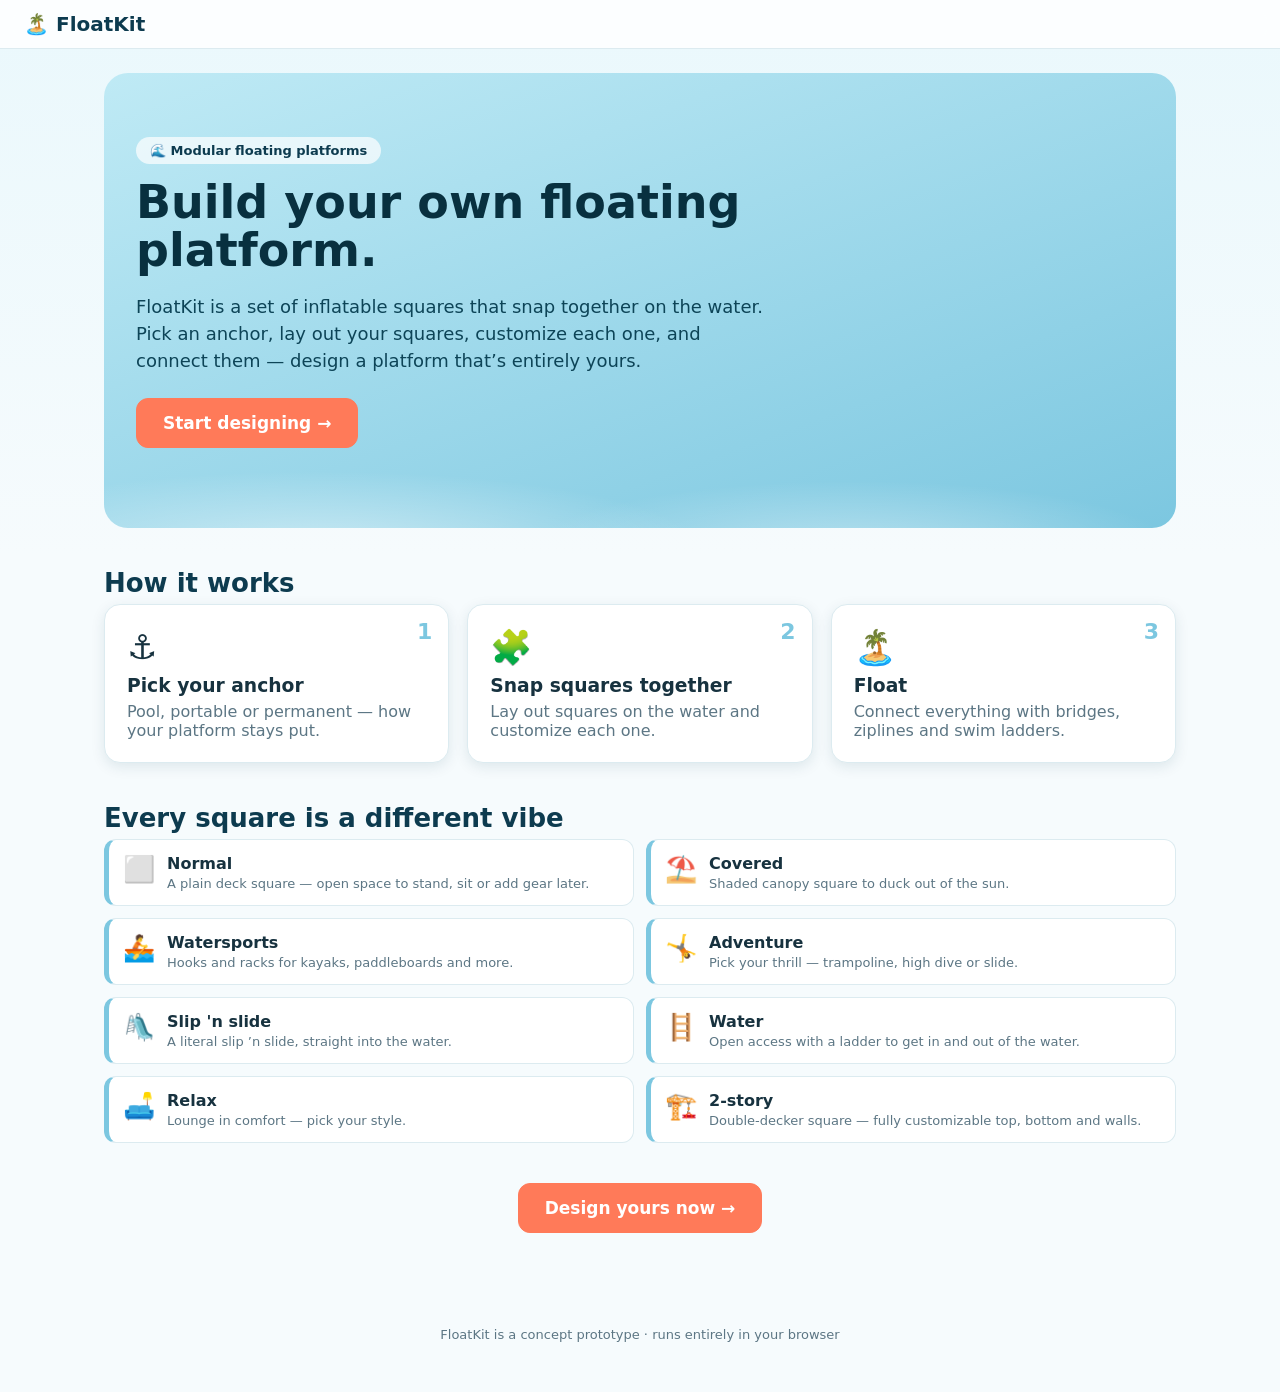
<file: index.html>
<!DOCTYPE html>
<html lang="en">
  <head>
    <meta charset="UTF-8" />
    <meta name="viewport" content="width=device-width, initial-scale=1.0" />
    <title>FloatKit — Build your own floating platform</title>
    <meta name="description" content="Design your own modular inflatable floating platform — pick an anchor, snap squares together, and share your build." />
    <!-- Open Graph so shared links preview nicely -->
    <meta property="og:title" content="FloatKit — Build your own floating platform" />
    <meta property="og:description" content="Design your own modular inflatable floating platform and share your build." />
    <meta property="og:type" content="website" />
    <link rel="stylesheet" href="styles.css" />
    <link rel="icon" href="data:image/svg+xml,<svg xmlns='http://www.w3.org/2000/svg' viewBox='0 0 16 16'><text y='14' font-size='14'>🏝️</text></svg>" />
  </head>
  <body>
    <header class="topbar">
      <div class="brand" id="brand">🏝️ FloatKit</div>
      <nav class="progress" id="progress">
        <div class="progress-step" data-step="1"><span>1</span><span class="ps-label">Anchor</span></div>
        <div class="progress-step" data-step="2"><span>2</span><span class="ps-label">Configure</span></div>
        <div class="progress-step" data-step="3"><span>3</span><span class="ps-label">Connect</span></div>
        <div class="progress-step" data-step="4"><span>4</span><span class="ps-label">Accessories</span></div>
        <div class="progress-step" data-step="5"><span>5</span><span class="ps-label">Review</span></div>
      </nav>
    </header>

    <div class="sharebanner" id="sharebanner" hidden>
      <span class="sb-text">👀 You’re viewing a <strong>shared design</strong> — read-only. Click squares to explore it.</span>
      <button class="btn primary" id="remix-btn">✏️ Remix this design</button>
    </div>

    <main id="app"></main>

    <footer class="sitefoot">
      <span>FloatKit is a concept prototype · runs entirely in your browser</span>
    </footer>

    <script type="module" src="js/main.js"></script>
  </body>
</html>
</file>
<file: styles.css>
:root {
  --aqua-1: #eaf8fc;
  --aqua-2: #bfeaf5;
  --aqua-3: #7cc7e0;
  --deep: #0d3b4f;
  --deep-2: #135b74;
  --sand: #ffe9c7;
  --coral: #ff7a59;
  --coral-d: #e8622a;
  --ink: #17323f;
  --muted: #5c7684;
  --card: #ffffff;
  --line: #dcebf0;
  --radius: 16px;
  --shadow: 0 10px 30px rgba(13, 59, 79, 0.12);
  --shadow-sm: 0 4px 14px rgba(13, 59, 79, 0.1);
}

* { box-sizing: border-box; }

body {
  margin: 0;
  font-family: -apple-system, BlinkMacSystemFont, 'Segoe UI', system-ui, sans-serif;
  color: var(--ink);
  background: linear-gradient(180deg, var(--aqua-1), #f6fbfd 40%);
  min-height: 100vh;
  -webkit-font-smoothing: antialiased;
}

/* ---- top bar ---- */
.topbar {
  position: sticky;
  top: 0;
  z-index: 20;
  display: flex;
  align-items: center;
  justify-content: space-between;
  gap: 16px;
  padding: 12px 24px;
  background: rgba(255, 255, 255, 0.85);
  backdrop-filter: blur(10px);
  border-bottom: 1px solid var(--line);
  flex-wrap: wrap;
}
.brand { font-weight: 800; font-size: 20px; color: var(--deep); cursor: pointer; }
.progress { display: flex; gap: 8px; }
.progress-step {
  display: flex;
  align-items: center;
  gap: 6px;
  font-size: 13px;
  font-weight: 600;
  color: var(--muted);
  padding: 5px 12px;
  border-radius: 999px;
  background: #eef6f9;
}
.progress-step > span:first-child {
  display: grid;
  place-items: center;
  width: 20px;
  height: 20px;
  border-radius: 50%;
  background: #cfe3ea;
  color: #fff;
  font-size: 12px;
  flex: 0 0 auto;
}
.progress-step.active { color: var(--deep); background: var(--sand); }
.progress-step.active > span:first-child { background: var(--coral); }
.progress-step.done > span:first-child { background: var(--aqua-3); }

/* ---- layout primitives ---- */
main { max-width: 1120px; margin: 0 auto; padding: 24px; }
.screen { animation: fade 0.25s ease; }
.screen.center { max-width: 720px; margin: 0 auto; }
@keyframes fade { from { opacity: 0; transform: translateY(6px); } to { opacity: 1; transform: none; } }

.screen-head { margin-bottom: 20px; }
.screen-head h2, .section h2 { font-size: 26px; margin: 0 0 6px; color: var(--deep); }
.muted { color: var(--muted); margin: 0; }
.fine { color: var(--muted); font-size: 12px; margin: 10px 0 0; }
.center { text-align: center; }

.card {
  background: var(--card);
  border: 1px solid var(--line);
  border-radius: var(--radius);
  box-shadow: var(--shadow-sm);
  padding: 18px;
}

.btn {
  font: inherit;
  font-weight: 700;
  border: 1px solid var(--line);
  background: #fff;
  color: var(--deep);
  padding: 11px 18px;
  border-radius: 12px;
  cursor: pointer;
  transition: transform 0.08s ease, box-shadow 0.15s ease, background 0.15s ease;
}
.btn:hover { transform: translateY(-1px); box-shadow: var(--shadow-sm); }
.btn:disabled { opacity: 0.45; cursor: not-allowed; transform: none; box-shadow: none; }
.btn.primary { background: var(--coral); color: #fff; border-color: var(--coral); }
.btn.primary:hover { background: var(--coral-d); }
.btn.ghost { background: transparent; border-color: transparent; color: var(--deep-2); }
.btn.danger { background: #fff0ec; color: #c0341a; border-color: #ffd6cc; }
.btn.big { font-size: 17px; padding: 14px 26px; }
.btn.full { width: 100%; }

.icon-btn {
  font: inherit;
  border: 1px solid var(--line);
  background: #fff;
  width: 34px; height: 34px;
  border-radius: 9px;
  cursor: pointer;
  font-size: 16px;
}
.icon-btn:hover { background: #f2f9fb; }

.wizard-nav {
  display: flex;
  justify-content: space-between;
  gap: 12px;
  margin-top: 24px;
  flex-wrap: wrap;
}
.nav-group { display: flex; gap: 10px; flex-wrap: wrap; }

/* ---- hero / landing ---- */
.hero {
  position: relative;
  border-radius: 24px;
  overflow: hidden;
  padding: 64px 32px 80px;
  background: linear-gradient(160deg, var(--aqua-2), var(--aqua-3));
  color: var(--deep);
  margin-bottom: 40px;
}
.hero-inner { position: relative; z-index: 2; max-width: 640px; }
.hero h1 { font-size: 46px; line-height: 1.05; margin: 14px 0 12px; color: #08303f; }
.lede { font-size: 18px; line-height: 1.5; color: #0d4457; }
.badge {
  display: inline-block;
  background: rgba(255, 255, 255, 0.7);
  padding: 6px 14px;
  border-radius: 999px;
  font-weight: 700;
  font-size: 13px;
}
.hero-cta { display: flex; gap: 12px; margin-top: 24px; flex-wrap: wrap; }
.hero-water {
  position: absolute;
  left: 0; right: 0; bottom: -20px;
  height: 160px;
  background:
    radial-gradient(60% 80% at 20% 100%, rgba(255,255,255,0.5), transparent 60%),
    radial-gradient(50% 70% at 70% 100%, rgba(255,255,255,0.4), transparent 60%);
  animation: bob 6s ease-in-out infinite;
  z-index: 1;
}
@keyframes bob { 0%,100% { transform: translateY(0); } 50% { transform: translateY(-10px); } }

.section { margin: 40px 0; }
.section.center { text-align: center; }

.howto { display: grid; grid-template-columns: repeat(3, 1fr); gap: 18px; }
.how-card {
  background: #fff;
  border: 1px solid var(--line);
  border-radius: var(--radius);
  padding: 22px;
  box-shadow: var(--shadow-sm);
  position: relative;
}
.how-num {
  position: absolute; top: 14px; right: 16px;
  font-weight: 800; color: var(--aqua-3); font-size: 22px;
}
.how-icon { font-size: 34px; }
.how-card h3 { margin: 8px 0 6px; }
.how-card p { color: var(--muted); margin: 0; }

.type-gallery { display: grid; grid-template-columns: repeat(2, 1fr); gap: 12px; }
.type-chip {
  display: flex; gap: 12px; align-items: flex-start;
  background: #fff;
  border: 1px solid var(--line);
  border-left: 5px solid var(--c, var(--aqua-3));
  border-radius: 12px;
  padding: 14px;
}
.type-emoji { font-size: 26px; }
.type-chip strong { display: block; }
.type-chip p { margin: 3px 0 0; color: var(--muted); font-size: 13px; }

/* ---- option cards ---- */
.option-grid { display: grid; grid-template-columns: repeat(3, 1fr); gap: 14px; }
.option-card {
  font: inherit;
  text-align: left;
  background: #fff;
  border: 2px solid var(--line);
  border-radius: var(--radius);
  padding: 18px;
  cursor: pointer;
  transition: border-color 0.15s, transform 0.08s, box-shadow 0.15s;
}
.option-card:hover { transform: translateY(-2px); box-shadow: var(--shadow); }
.option-card.selected { border-color: var(--coral); background: #fff6f3; }
.option-emoji { font-size: 32px; }
.option-tag {
  display: inline-block; margin-top: 8px;
  font-size: 11px; font-weight: 700; text-transform: uppercase; letter-spacing: 0.04em;
  color: var(--deep-2); background: #e8f5f9; padding: 3px 8px; border-radius: 6px;
}
.option-card h3 { margin: 8px 0 4px; }
.option-card p { margin: 0; color: var(--muted); font-size: 13px; }
.option-price { margin-top: 10px; font-weight: 800; color: var(--deep); }

/* ---- configure layout ---- */
.configure-layout { display: grid; grid-template-columns: 1fr 320px; gap: 20px; align-items: start; }
.board { min-width: 0; }
.board-hint {
  font-weight: 700; color: var(--deep-2); margin-bottom: 10px;
  background: #fff; display: inline-block; padding: 6px 12px; border-radius: 999px;
  border: 1px solid var(--line);
}
.side { display: flex; flex-direction: column; gap: 16px; }

/* ---- water grid ---- */
.preview-wrap { position: relative; }
.grid {
  display: grid;
  gap: 4px;
  padding: 12px;
  border-radius: 18px;
  background:
    repeating-linear-gradient(45deg, rgba(255,255,255,0.06) 0 12px, transparent 12px 24px),
    linear-gradient(180deg, var(--aqua-2), var(--aqua-3));
  box-shadow: inset 0 0 0 2px rgba(255,255,255,0.4), var(--shadow-sm);
}
.cell {
  aspect-ratio: 1;
  border-radius: 8px;
  background: rgba(255, 255, 255, 0.12);
}
.grid.interactive .cell:not(.filled) { cursor: pointer; }
.grid.interactive .cell:not(.filled):hover {
  background: rgba(255, 255, 255, 0.4);
  box-shadow: inset 0 0 0 2px rgba(255,255,255,0.7);
}
.tile {
  position: relative;
  width: 100%; height: 100%;
  border-radius: 10px;
  display: flex; flex-direction: column; align-items: center; justify-content: center;
  gap: 2px;
  box-shadow: inset 0 2px 6px rgba(255,255,255,0.55), 0 4px 10px rgba(13,59,79,0.18);
  border: 1px solid rgba(255,255,255,0.6);
  cursor: pointer;
  animation: pop 0.18s ease;
}
.grid.interactive .tile:hover { outline: 2px solid rgba(255,255,255,0.9); }
.tile.selected { outline: 3px solid var(--coral); }
.tile.locked {
  border: 2px solid var(--sand);
  box-shadow: inset 0 2px 6px rgba(255,255,255,0.25), 0 4px 12px rgba(13,59,79,0.35);
}
.grid.interactive .tile.locked { cursor: help; }
.grid.interactive .tile.locked:hover { outline: 2px solid var(--sand); }
@keyframes pop { from { transform: scale(0.8); opacity: 0; } to { transform: scale(1); opacity: 1; } }
.tile-icon { font-size: clamp(16px, 2.4vw, 26px); line-height: 1; }
.tile-name {
  font-size: 9.5px;
  font-weight: 700;
  color: rgba(20,40,55,0.82);
  text-align: center;
  line-height: 1.1;
  max-width: 100%;
  padding: 0 2px;
  overflow: hidden;
  word-break: break-word;
}

.connector-overlay, .chip-overlay {
  position: absolute;
  inset: 12px;
  pointer-events: none;
}
.connector-overlay { width: calc(100% - 24px); height: calc(100% - 24px); }
.conn { stroke-width: 0.12; stroke-linecap: round; }
.conn-direct { stroke: #5a4632; }
.conn-bridge { stroke: #5a4632; stroke-dasharray: 0.3 0.2; }
.conn-spaced { stroke: #8aa0ab; stroke-dasharray: 0.05 0.28; }
.conn-zipline { stroke: var(--coral-d); stroke-dasharray: 0.06 0.22; }
.conn-swim { stroke: #1f7fb8; stroke-dasharray: 0.15 0.15; }
.chip-overlay > .conn-chip {
  position: absolute;
  transform: translate(-50%, -50%);
  background: #fff;
  border: 1px solid var(--line);
  border-radius: 999px;
  font-size: 13px;
  padding: 1px 5px;
  box-shadow: var(--shadow-sm);
}

/* ---- palette ---- */
.palette { display: flex; flex-direction: column; gap: 6px; }
.palette h3, .stats h3 { margin: 0 0 6px; font-size: 15px; }
.palette-item {
  font: inherit;
  display: flex; align-items: center; gap: 10px;
  padding: 8px 10px;
  border: 1px solid var(--line);
  border-left: 5px solid var(--c, var(--aqua-3));
  border-radius: 10px;
  background: #fff;
  cursor: pointer;
  text-align: left;
}
.palette-item:hover { background: #f4fafc; }
.palette-item.active { border-color: var(--coral); background: #fff6f3; }
.pi-icon { font-size: 20px; }
.pi-name { flex: 1; font-weight: 600; font-size: 14px; }
.pi-star { color: var(--coral); font-size: 12px; }

/* ---- stats ---- */
.stat { display: flex; justify-content: space-between; padding: 5px 0; font-size: 14px; border-bottom: 1px dashed var(--line); }
.stat:last-child { border-bottom: none; }
.stat.price { margin-top: 6px; padding-top: 10px; border-top: 2px solid var(--line); font-size: 16px; }
.stat.price strong { color: var(--coral-d); }

/* ---- substeps (2-story) ---- */
.substep { display: flex; gap: 8px; margin-bottom: 16px; flex-wrap: wrap; }
.substep-item {
  display: flex; align-items: center; gap: 6px;
  font-size: 13px; font-weight: 700; color: var(--muted);
  padding: 5px 12px; border-radius: 999px; background: #eef6f9;
}
.substep-item.active { color: var(--deep); background: var(--sand); }
.substep-dot {
  display: grid; place-items: center; width: 18px; height: 18px;
  border-radius: 50%; background: #cfe3ea; color: #fff; font-size: 11px;
}
.substep-item.active .substep-dot { background: var(--coral); }

.intro-card { text-align: center; padding: 40px 28px; }
.intro-emoji { font-size: 56px; }

/* ---- counter/stepper ---- */
.counter { display: flex; align-items: center; justify-content: space-between; margin-top: 14px; gap: 12px; }
.stepper { display: flex; align-items: center; gap: 14px; font-size: 18px; }
.wall-counts { display: flex; flex-direction: column; gap: 10px; }
.wall-counts .counter { margin-top: 0; }

/* ---- editor modal ---- */
.modal-overlay {
  position: fixed; inset: 0; z-index: 50;
  background: rgba(13, 59, 79, 0.4);
  display: grid; place-items: center;
  padding: 20px;
  animation: fade 0.15s ease;
}
.modal { width: 100%; max-width: 420px; }
.modal-header { display: flex; align-items: center; justify-content: space-between; margin-bottom: 12px; }
.modal-header h3 { margin: 0; }
.editor { display: flex; flex-direction: column; gap: 14px; }
.field { display: flex; flex-direction: column; gap: 6px; font-weight: 700; font-size: 13px; color: var(--deep-2); }
.select { font: inherit; padding: 10px; border-radius: 10px; border: 1px solid var(--line); }
.addons { display: flex; flex-direction: column; gap: 8px; font-weight: 500; }
.toggle { display: flex; align-items: center; gap: 8px; font-size: 14px; color: var(--ink); cursor: pointer; }

/* ---- connect ---- */
.pair-list { display: flex; flex-direction: column; gap: 12px; }
.pair { padding: 12px 14px; }
.pair-head { display: flex; align-items: center; gap: 8px; font-size: 13px; font-weight: 700; margin-bottom: 10px; }
.pair-link { color: var(--muted); }
.conn-options { display: grid; grid-template-columns: repeat(auto-fit, minmax(72px, 1fr)); gap: 6px; }
.conn-btn {
  font: inherit; font-size: 12px; font-weight: 700;
  display: flex; flex-direction: column; align-items: center; gap: 2px;
  padding: 8px 4px; border-radius: 9px; border: 1px solid var(--line); background: #fff; cursor: pointer;
}
.conn-btn:hover:not(.disabled) { background: #f4fafc; }
.conn-btn.selected { border-color: var(--coral); background: #fff6f3; }
.conn-btn.disabled { opacity: 0.4; cursor: not-allowed; }
.cb-icon { font-size: 16px; }
.empty { text-align: center; }

/* ---- summary ---- */
.invoice { display: flex; flex-direction: column; gap: 4px; }
.invoice h3 { margin: 0 0 8px; }
.line-item { display: flex; align-items: center; gap: 10px; padding: 7px 0; border-bottom: 1px dashed var(--line); }
.li-icon { font-size: 20px; }
.li-body { flex: 1; display: flex; flex-direction: column; }
.li-body strong { font-size: 14px; }
.li-detail { font-size: 12px; color: var(--muted); }
.li-price { font-weight: 800; }
.invoice-total { display: flex; justify-content: space-between; margin-top: 10px; padding-top: 10px; border-top: 2px solid var(--line); font-size: 17px; }
.invoice-total strong { color: var(--coral-d); }
.summary-actions { display: flex; flex-direction: column; gap: 10px; }

/* ---- shared-design banner ---- */
.sharebanner {
  display: flex;
  align-items: center;
  justify-content: space-between;
  gap: 12px;
  flex-wrap: wrap;
  padding: 10px 24px;
  background: linear-gradient(90deg, var(--sand), #ffd9a8);
  border-bottom: 1px solid #f0cf9a;
}
.sharebanner[hidden] { display: none; }
.sb-text { font-weight: 600; color: var(--deep); }

/* ---- share / code modal ---- */
.share-modal { display: flex; flex-direction: column; gap: 14px; }
.code-box {
  display: flex; align-items: center; justify-content: space-between; gap: 10px;
  background: var(--aqua-1);
  border: 1px dashed var(--aqua-3);
  border-radius: 12px;
  padding: 12px 16px;
}
.code-label { font-weight: 700; color: var(--muted); }
.code-value {
  font-size: 28px; font-weight: 800; letter-spacing: 5px; color: var(--deep);
  font-variant-numeric: tabular-nums;
}
.link-row { display: flex; gap: 8px; }
.share-link {
  flex: 1; min-width: 0; font: inherit;
  padding: 9px 10px; border: 1px solid var(--line); border-radius: 10px;
  background: #fff; color: var(--ink);
}
.conn-btn.static { cursor: default; }

/* ---- accessories ---- */
.acc-list { display: flex; flex-direction: column; gap: 4px; }
.acc-list h3 { margin: 0 0 6px; font-size: 15px; }
.acc-row {
  display: flex; align-items: center; gap: 10px;
  padding: 8px 0; border-bottom: 1px dashed var(--line);
}
.acc-row:last-child { border-bottom: none; }
.acc-icon { font-size: 22px; width: 26px; text-align: center; }
.acc-body { flex: 1; display: flex; flex-direction: column; min-width: 0; }
.acc-body strong { font-size: 14px; }
.acc-price { font-size: 12px; color: var(--muted); }
.acc-row.has-count { background: #fff6f3; border-radius: 8px; padding: 8px; }
.acc-stepper { font-size: 16px; gap: 10px; }
.acc-count-badge { font-weight: 800; color: var(--deep-2); font-size: 13px; white-space: nowrap; }
.roof-row { background: var(--aqua-1); border-radius: 8px; padding: 8px; border-bottom: none; }

/* roof + accessory badges on tiles */
.roof-badge {
  position: absolute;
  top: 2px; right: 3px;
  font-size: 12px;
  line-height: 1;
  filter: drop-shadow(0 1px 1px rgba(0,0,0,0.25));
}
.acc-badge {
  position: absolute;
  bottom: 2px; left: 3px;
  background: var(--deep);
  color: #fff;
  font-size: 9px; font-weight: 800;
  min-width: 14px; height: 14px;
  border-radius: 7px;
  display: grid; place-items: center;
  padding: 0 3px; line-height: 1;
}

/* build/preview toolbar */
.acc-toolbar { display: flex; align-items: center; justify-content: space-between; gap: 10px; margin-bottom: 10px; flex-wrap: wrap; }
.acc-toolbar .board-hint { margin-bottom: 0; }
.mode-toggle { display: inline-flex; background: #eef6f9; border-radius: 10px; padding: 3px; gap: 2px; }
.mode-btn {
  font: inherit; font-weight: 700; border: none; background: transparent;
  padding: 7px 14px; border-radius: 8px; cursor: pointer; color: var(--muted);
}
.mode-btn.active { background: #fff; color: var(--deep); box-shadow: var(--shadow-sm); }

/* per-tile accessory popup */
.tile-acc-editor { display: flex; flex-direction: column; gap: 2px; max-height: 60vh; overflow-y: auto; }
.tile-acc-head { margin: 12px 0 4px; font-size: 14px; }
.acc-row.blocked { opacity: 0.55; }
.acc-blocked-tag { font-size: 15px; padding: 0 8px; }

/* accessory legend (build side panel) */
.acc-legend .legend-row { display: flex; align-items: center; gap: 10px; padding: 7px 0; border-bottom: 1px dashed var(--line); }
.acc-legend .legend-row:last-child { border-bottom: none; }
.legend-body { flex: 1; display: flex; flex-direction: column; min-width: 0; }
.legend-rule { font-size: 11px; font-weight: 700; color: var(--deep-2); background: #eef6f9; padding: 3px 7px; border-radius: 6px; white-space: nowrap; }

.sitefoot { text-align: center; color: var(--muted); font-size: 13px; padding: 30px 20px 50px; }

/* ---- responsive ---- */

/* On small screens the side column (stats + palette/lists) drops below the board. */
@media (max-width: 900px) {
  .configure-layout { grid-template-columns: 1fr; }
  .side { flex-direction: row; flex-wrap: wrap; }
  .side > * { flex: 1 1 260px; }
}

@media (max-width: 860px) {
  .howto, .type-gallery { grid-template-columns: 1fr; }
  .option-grid { grid-template-columns: repeat(2, 1fr); }
  .hero { padding: 48px 24px 64px; }
  .hero h1 { font-size: 34px; }
}

/* Tablet / large phone */
@media (max-width: 680px) {
  main { padding: 18px; }
  .topbar { padding: 10px 16px; gap: 10px; }
  .progress { width: 100%; overflow-x: auto; -webkit-overflow-scrolling: touch; }
  .progress-step { flex: 0 0 auto; }
  .side { flex-direction: column; }
  .side > * { flex: 1 1 auto; }
  .screen-head h2, .section h2 { font-size: 22px; }
}

/* Phone */
@media (max-width: 520px) {
  main { padding: 14px; }
  .option-grid { grid-template-columns: 1fr; }
  .wizard-nav { gap: 8px; }
  .wizard-nav .btn { flex: 1; text-align: center; }
  .hero { padding: 40px 20px 52px; border-radius: 18px; }
  .hero h1 { font-size: 28px; }
  .lede { font-size: 16px; }
  .btn.big { font-size: 16px; padding: 13px 20px; }
  .hero-cta { flex-direction: column; align-items: stretch; }
  .hero-cta .btn { text-align: center; }
  /* collapse the progress chips to just their numbers */
  .progress-step { padding: 5px 8px; gap: 0; }
  .progress-step .ps-label { display: none; }
  /* tiles are too small on phones to fit a label — let the emoji carry it */
  .tile-name { display: none; }
  .tile-icon { font-size: 20px; }
  .modal { max-width: 100%; }
  .pair-head { flex-wrap: wrap; }
  .sharebanner { padding: 10px 14px; }
  .code-value { font-size: 24px; letter-spacing: 3px; }
}

/* Fine-tune very narrow phones so the 9-wide grid still reads */
@media (max-width: 380px) {
  .grid { gap: 2px; padding: 8px; }
  .tile-icon { font-size: 15px; }
}
</file>
